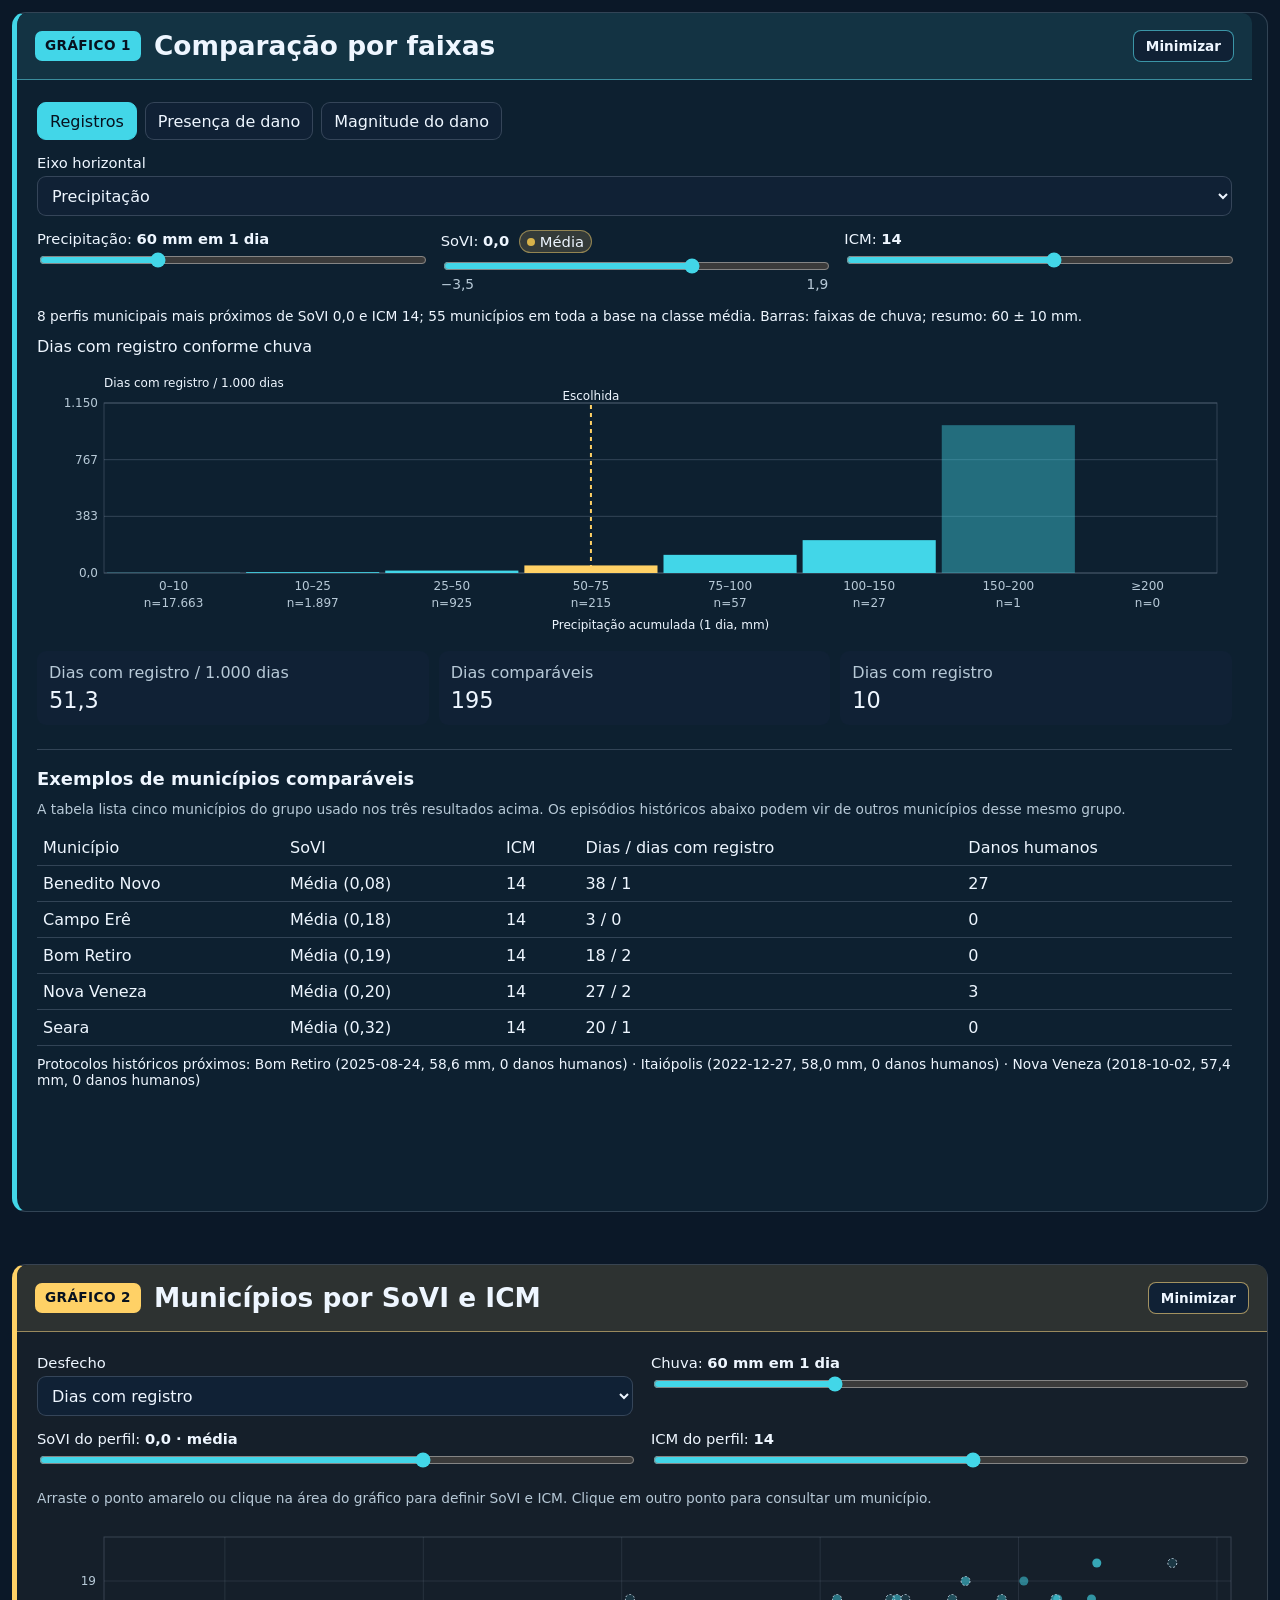
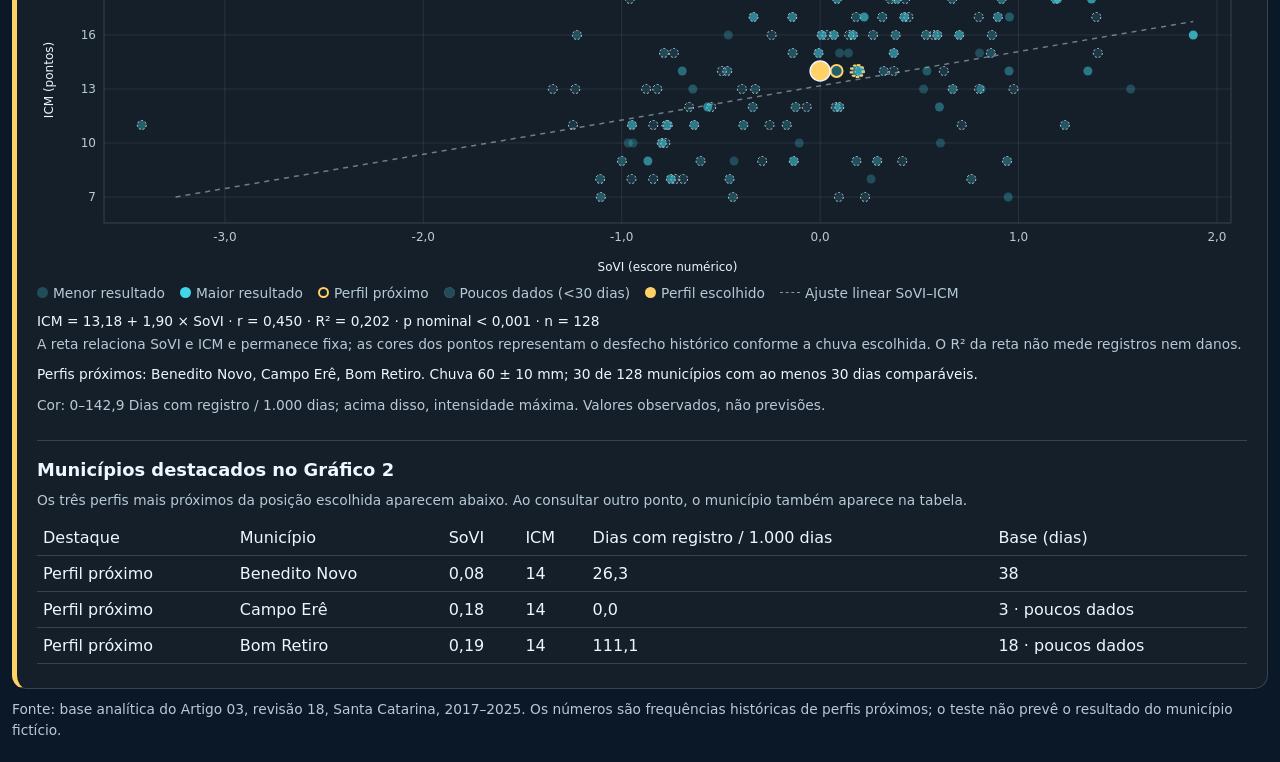
<file: dashboard/analogos.html>
<!doctype html>
<html lang="pt-BR">
<head>
  <meta charset="utf-8">
  <meta name="viewport" content="width=device-width, initial-scale=1">
  <meta name="robots" content="noindex, nofollow, noarchive">
  <title>Painel de testes | Desastres Temporais</title>
  <link rel="stylesheet" href="analogos.css?v=12">
  <script defer src="analogos.js?v=6"></script>
  <script>
    const syncTheme = () => {
      try { document.documentElement.dataset.theme = parent.document.documentElement.dataset.theme || 'dark'; }
      catch (_) { document.documentElement.dataset.theme = 'dark'; }
    };
    syncTheme();
    try { new MutationObserver(syncTheme).observe(parent.document.documentElement, { attributes: true, attributeFilter: ['data-theme'] }); }
    catch (_) {}
  </script>
</head>
<body>
<div id="rev18-analogos">
  <h1 class="sr-only">Painel experimental do Artigo 03</h1>
  <section id="rev18-bars-section" aria-labelledby="rev18-bars-title">
    <h2 id="rev18-bars-title" class="viz-section-title"><span class="viz-section-number">Gráfico 1</span><span>Comparação por faixas</span><button type="button" class="viz-collapse" id="rev18-bars-toggle" aria-controls="rev18-bars-content" aria-expanded="true" aria-label="Minimizar Gráfico 1">Minimizar</button></h2>
    <div id="rev18-bars-content">
    <div class="viz-row" aria-label="Desfecho analisado">
    <button type="button" class="btn" data-mode="registro" aria-pressed="true">Registros</button>
    <button type="button" class="btn" data-mode="presenca" aria-pressed="false">Presença de dano</button>
    <button type="button" class="btn" data-mode="magnitude" aria-pressed="false">Magnitude do dano</button>
  </div>

  <label class="form-label" for="rev18-axis">Eixo horizontal</label>
  <select class="form-select" id="rev18-axis">
    <option value="rain">Precipitação</option>
    <option value="sovi">Vulnerabilidade (SoVI)</option>
    <option value="icm">Capacidade municipal (ICM)</option>
  </select>

  <div class="viz-controls">
    <div class="control">
      <label class="form-label" for="rev18-rain">Precipitação: <strong id="rev18-rain-value" class="tabular-nums"></strong></label>
      <input class="form-range" id="rev18-rain" type="range" min="0" max="200" step="10" value="60">
    </div>
    <div class="control">
      <label class="form-label" for="rev18-sovi">SoVI: <strong id="rev18-sovi-value" class="tabular-nums">0,0</strong> <span id="rev18-sovi-level" class="sovi-level" data-cat="3">Média</span></label>
      <input class="form-range" id="rev18-sovi" type="range" min="-3.5" max="1.9" step="0.1" value="0">
      <div class="sovi-scale text-small text-muted" aria-hidden="true"><span>−3,5</span><span>1,9</span></div>
    </div>
    <div class="control">
      <label class="form-label" for="rev18-icm">ICM: <strong id="rev18-icm-value" class="tabular-nums"></strong></label>
      <input class="form-range" id="rev18-icm" type="range" min="7" max="20" step="1" value="14">
    </div>
  </div>

  <p id="rev18-support" class="text-small" role="status" aria-live="polite"></p>
    <p id="rev18-chart-title" class="chart-subtitle"></p>
    <svg id="rev18-chart" role="img" aria-label="Resultado observado por faixa de precipitação nos municípios de perfil semelhante"></svg>
    <div class="viz-grid" id="rev18-stats">
      <div class="card viz-stat"><div id="rev18-stat-a-label" class="text-muted"></div><div id="rev18-stat-a" class="viz-stat-value tabular-nums"></div></div>
      <div class="card viz-stat"><div id="rev18-stat-b-label" class="text-muted"></div><div id="rev18-stat-b" class="viz-stat-value tabular-nums"></div></div>
      <div class="card viz-stat"><div id="rev18-stat-c-label" class="text-muted"></div><div id="rev18-stat-c" class="viz-stat-value tabular-nums"></div></div>
    </div>
    <div class="viz-comparisons" aria-labelledby="rev18-comparisons-title">
      <h3 id="rev18-comparisons-title">Exemplos de municípios comparáveis</h3>
      <p class="text-small text-muted">A tabela lista cinco municípios do grupo usado nos três resultados acima. Os episódios históricos abaixo podem vir de outros municípios desse mesmo grupo.</p>
      <div class="table-responsive">
        <table class="table table-sm">
          <thead><tr><th>Município</th><th>SoVI</th><th>ICM</th><th id="rev18-city-count-head">Observações</th><th>Danos humanos</th></tr></thead>
          <tbody id="rev18-city-rows"></tbody>
        </table>
      </div>
      <div id="rev18-examples" class="text-small"></div>
    </div>
    </div>
  </section>
  <section id="rev18-scatter-section" aria-labelledby="rev18-scatter-title">
    <h2 id="rev18-scatter-title" class="viz-section-title"><span class="viz-section-number">Gráfico 2</span><span>Municípios por SoVI e ICM</span><button type="button" class="viz-collapse" id="rev18-scatter-toggle" aria-controls="rev18-scatter-content" aria-expanded="true" aria-label="Minimizar Gráfico 2">Minimizar</button></h2>
    <div id="rev18-scatter-content">
    <div class="scatter-controls" aria-label="Controles do Gráfico 2, sincronizados com o Gráfico 1">
      <div class="control">
        <label class="form-label" for="rev18-scatter-mode">Desfecho</label>
        <select class="form-select" id="rev18-scatter-mode">
          <option value="registro">Dias com registro</option>
          <option value="presenca">Protocolos com dano</option>
          <option value="magnitude">Magnitude do dano positivo</option>
        </select>
      </div>
      <div class="control">
        <label class="form-label" for="rev18-scatter-rain">Chuva: <strong id="rev18-scatter-rain-value" class="tabular-nums"></strong></label>
        <input class="form-range" id="rev18-scatter-rain" type="range" min="0" max="200" step="10" value="60">
      </div>
      <div class="control">
        <label class="form-label" for="rev18-scatter-sovi">SoVI do perfil: <strong id="rev18-scatter-sovi-value" class="tabular-nums"></strong></label>
        <input class="form-range" id="rev18-scatter-sovi" type="range" min="-3.5" max="1.9" step="0.1" value="0">
      </div>
      <div class="control">
        <label class="form-label" for="rev18-scatter-icm">ICM do perfil: <strong id="rev18-scatter-icm-value" class="tabular-nums"></strong></label>
        <input class="form-range" id="rev18-scatter-icm" type="range" min="7" max="20" step="1" value="14">
      </div>
    </div>
    <p class="text-small text-muted">Arraste o ponto amarelo ou clique na área do gráfico para definir SoVI e ICM. Clique em outro ponto para consultar um município.</p>
    <svg id="rev18-scatter" role="img" aria-label="Municípios no plano SoVI e ICM conforme o desfecho e a chuva selecionados"></svg>
    <div class="scatter-legend text-small">
      <span><i class="scatter-key low"></i>Menor resultado</span>
      <span><i class="scatter-key high"></i>Maior resultado</span>
      <span><i class="scatter-key near"></i>Perfil próximo</span>
      <span><i class="scatter-key weak"></i><span id="rev18-scatter-weak">Poucos dados</span></span>
      <span><i class="scatter-key chosen"></i>Perfil escolhido</span>
      <span><i class="scatter-line-key"></i>Ajuste linear SoVI–ICM</span>
    </div>
    <p id="rev18-scatter-trend-stats" class="text-small scatter-trend-stats"></p>
    <p class="text-small text-muted scatter-trend-explain">A reta relaciona SoVI e ICM e permanece fixa; as cores dos pontos representam o desfecho histórico conforme a chuva escolhida. O R² da reta não mede registros nem danos.</p>
    <p id="rev18-scatter-detail" class="text-small" role="status" aria-live="polite"></p>
    <p id="rev18-scatter-scale" class="text-small text-muted"></p>
    <div class="viz-comparisons" aria-labelledby="rev18-scatter-comparisons-title">
      <h3 id="rev18-scatter-comparisons-title">Municípios destacados no Gráfico 2</h3>
      <p class="text-small text-muted">Os três perfis mais próximos da posição escolhida aparecem abaixo. Ao consultar outro ponto, o município também aparece na tabela.</p>
      <div class="table-responsive">
        <table class="table table-sm">
          <thead><tr><th>Destaque</th><th>Município</th><th>SoVI</th><th>ICM</th><th id="rev18-scatter-value-head">Resultado observado</th><th id="rev18-scatter-n-head">Observações</th></tr></thead>
          <tbody id="rev18-scatter-rows"></tbody>
        </table>
      </div>
    </div>
    </div>
  </section>
  <p class="text-small text-muted">Fonte: base analítica do Artigo 03, revisão 18, Santa Catarina, 2017–2025. Os números são frequências históricas de perfis próximos; o teste não prevê o resultado do município fictício.</p>
</div>
</body>
</html>
</file>
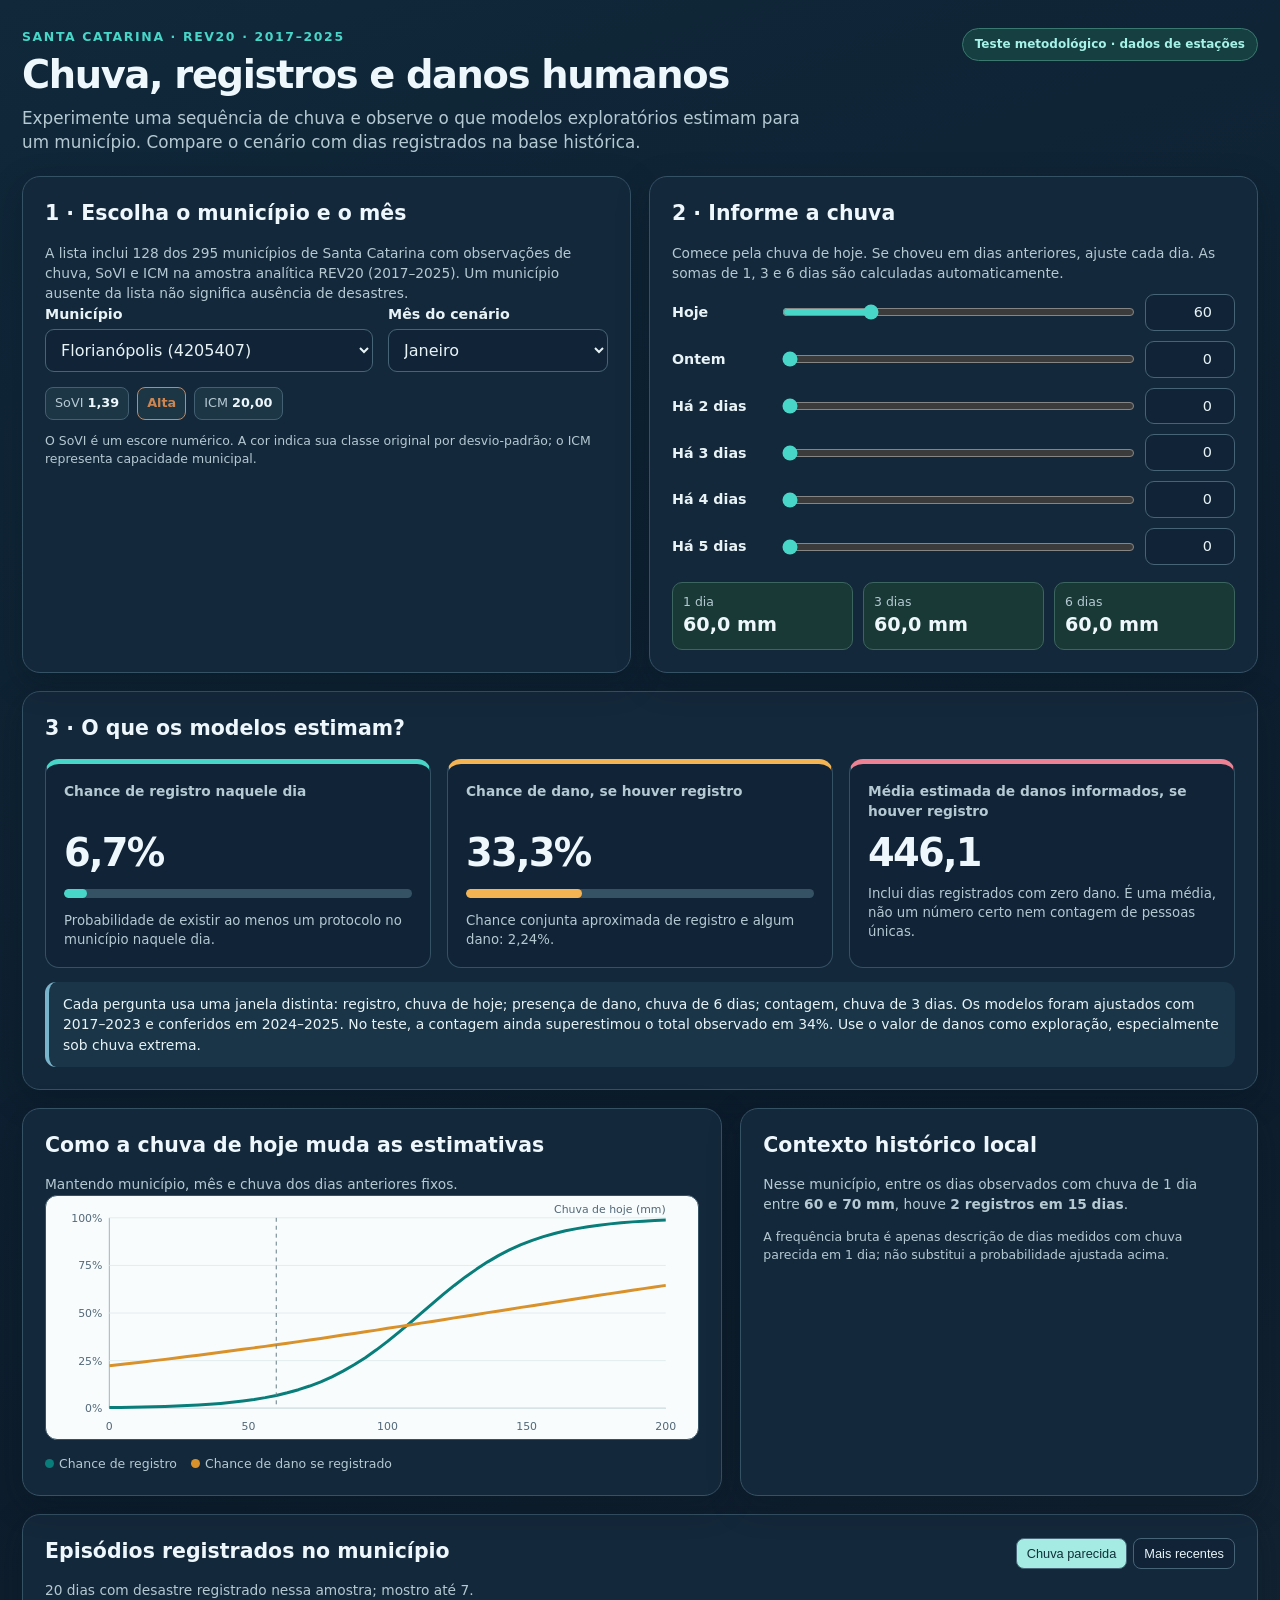
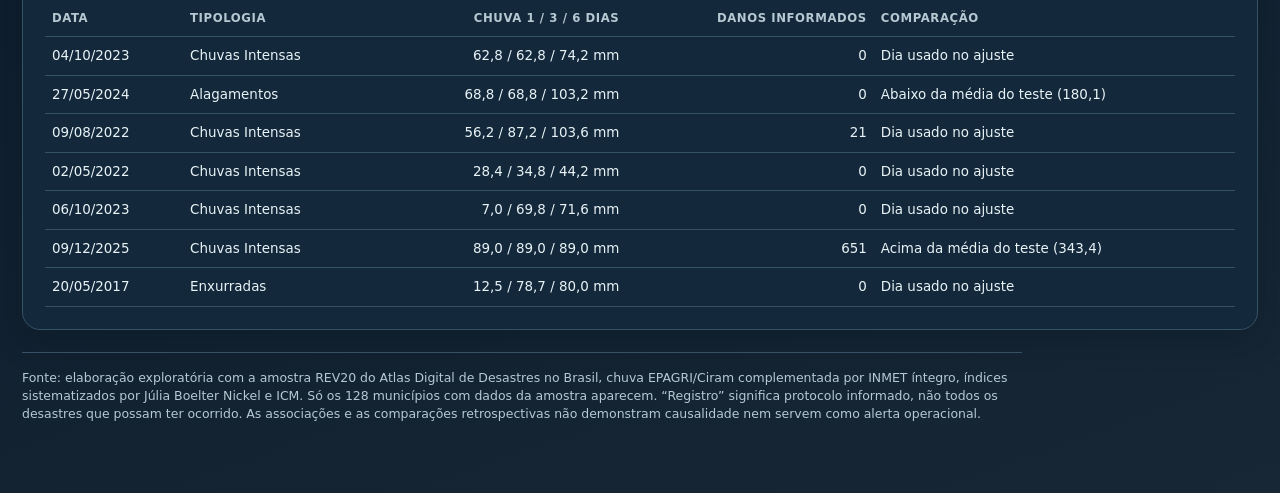
<file: dashboard/simulador-rev20.html>
<!doctype html>
<html lang="pt-BR">
<head>
  <meta charset="utf-8">
  <meta name="viewport" content="width=device-width, initial-scale=1">
  <meta name="robots" content="noindex, nofollow, noarchive">
  <title>Chuva e danos | Simulador exploratório REV20</title>
  <link rel="stylesheet" href="simulador-rev20.css?v=2">
  <link rel="stylesheet" href="simulador-site.css?v=2">
  <script defer src="simulador-rev20.js?v=2"></script>
  <script>
    const syncTheme = () => {
      try { document.documentElement.dataset.theme = parent.document.documentElement.dataset.theme || 'dark'; }
      catch (_) { document.documentElement.dataset.theme = 'dark'; }
    };
    syncTheme();
    try { new MutationObserver(syncTheme).observe(parent.document.documentElement, {attributes: true, attributeFilter: ['data-theme']}); }
    catch (_) {}
  </script>
</head>
<body>
<main class="wrap">
  <header><div><p class="eyebrow">Santa Catarina · REV20 · 2017–2025</p><h1>Chuva, registros e danos humanos</h1><p class="intro">Experimente uma sequência de chuva e observe o que modelos exploratórios estimam para um município. Compare o cenário com dias registrados na base histórica.</p></div><span class="tag">Teste metodológico · dados de estações</span></header>
  <div class="grid">
    <section class="panel">
      <h2>1 · Escolha o município e o mês</h2>
      <p class="muted">A lista inclui 128 dos 295 municípios de Santa Catarina com observações de chuva, SoVI e ICM na amostra analítica REV20 (2017–2025). Um município ausente da lista não significa ausência de desastres.</p>
      <div class="controls"><div><label for="city">Município</label><select id="city"></select></div><div><label for="month">Mês do cenário</label><select id="month"></select></div></div><div id="citymeta" class="citymeta"></div><p class="mini" style="margin-top:12px">O SoVI é um escore numérico. A cor indica sua classe original por desvio-padrão; o ICM representa capacidade municipal.</p>
    </section>
    <section class="panel"><h2>2 · Informe a chuva</h2><p class="muted">Comece pela chuva de hoje. Se choveu em dias anteriores, ajuste cada dia. As somas de 1, 3 e 6 dias são calculadas automaticamente.</p><div id="rainrows"></div><div id="rainsummary" class="rain-summary"></div></section>
  </div>
  <section class="panel"><h2>3 · O que os modelos estimam?</h2><div class="cards"><article class="card"><div class="label">Chance de registro naquele dia</div><div class="big" id="p-reg">—</div><div class="bar"><i id="b-reg"></i></div><div class="desc">Probabilidade de existir ao menos um protocolo no município naquele dia.</div></article><article class="card"><div class="label">Chance de dano, se houver registro</div><div class="big" id="p-dam">—</div><div class="bar"><i id="b-dam"></i></div><div class="desc" id="joint">—</div></article><article class="card"><div class="label">Média estimada de danos informados, se houver registro</div><div class="big" id="n-dam">—</div><div class="desc">Inclui dias registrados com zero dano. É uma média, não um número certo nem contagem de pessoas únicas.</div></article></div><div id="range-warning" class="note warn" hidden></div><div class="note">Cada pergunta usa uma janela distinta: registro, chuva de hoje; presença de dano, chuva de 6 dias; contagem, chuva de 3 dias. Os modelos foram ajustados com 2017–2023 e conferidos em 2024–2025. No teste, a contagem ainda superestimou o total observado em 34%. Use o valor de danos como exploração, especialmente sob chuva extrema.</div></section>
  <div class="twocol">
    <section class="panel"><h2>Como a chuva de hoje muda as estimativas</h2><p class="muted">Mantendo município, mês e chuva dos dias anteriores fixos.</p><svg class="plot" id="plot" viewBox="0 0 620 245" role="img" aria-label="Curvas exploratórias de registro e dano conforme a chuva de hoje"></svg><div class="legend"><span><i class="dot" style="background:#087d7a"></i>Chance de registro</span><span><i class="dot" style="background:#d9922b"></i>Chance de dano se registrado</span></div></section>
    <section class="panel"><h2>Contexto histórico local</h2><div id="local-context"></div><p class="mini" style="margin-top:13px">A frequência bruta é apenas descrição de dias medidos com chuva parecida em 1 dia; não substitui a probabilidade ajustada acima.</p></section>
  </div>
  <section class="panel"><div class="rowhead"><div><h2>Episódios registrados no município</h2><p class="muted" id="history-intro"></p></div><div class="toggle"><button id="sort-near" class="active" type="button">Chuva parecida</button><button id="sort-recent" type="button">Mais recentes</button></div></div><div class="scroll"><table><thead><tr><th>Data</th><th>Tipologia</th><th class="num">Chuva 1 / 3 / 6 dias</th><th class="num">Danos informados</th><th>Comparação</th></tr></thead><tbody id="history"></tbody></table></div></section>
  <footer class="footerline">Fonte: elaboração exploratória com a amostra REV20 do Atlas Digital de Desastres no Brasil, chuva EPAGRI/Ciram complementada por INMET íntegro, índices sistematizados por Júlia Boelter Nickel e ICM. Só os 128 municípios com dados da amostra aparecem. “Registro” significa protocolo informado, não todos os desastres que possam ter ocorrido. As associações e as comparações retrospectivas não demonstram causalidade nem servem como alerta operacional.</footer>
</main>
<script>
  const reportSize = () => {
    try {
      parent.postMessage({source: 'desastres-temporais-simulador', height: Math.ceil(document.documentElement.scrollHeight) + 8}, location.origin);
    } catch (_) {}
  };
  if (typeof ResizeObserver === 'function') new ResizeObserver(reportSize).observe(document.body);
  window.addEventListener('load', reportSize);
  document.fonts?.ready.then(reportSize);
</script>
</body>
</html>
</file>
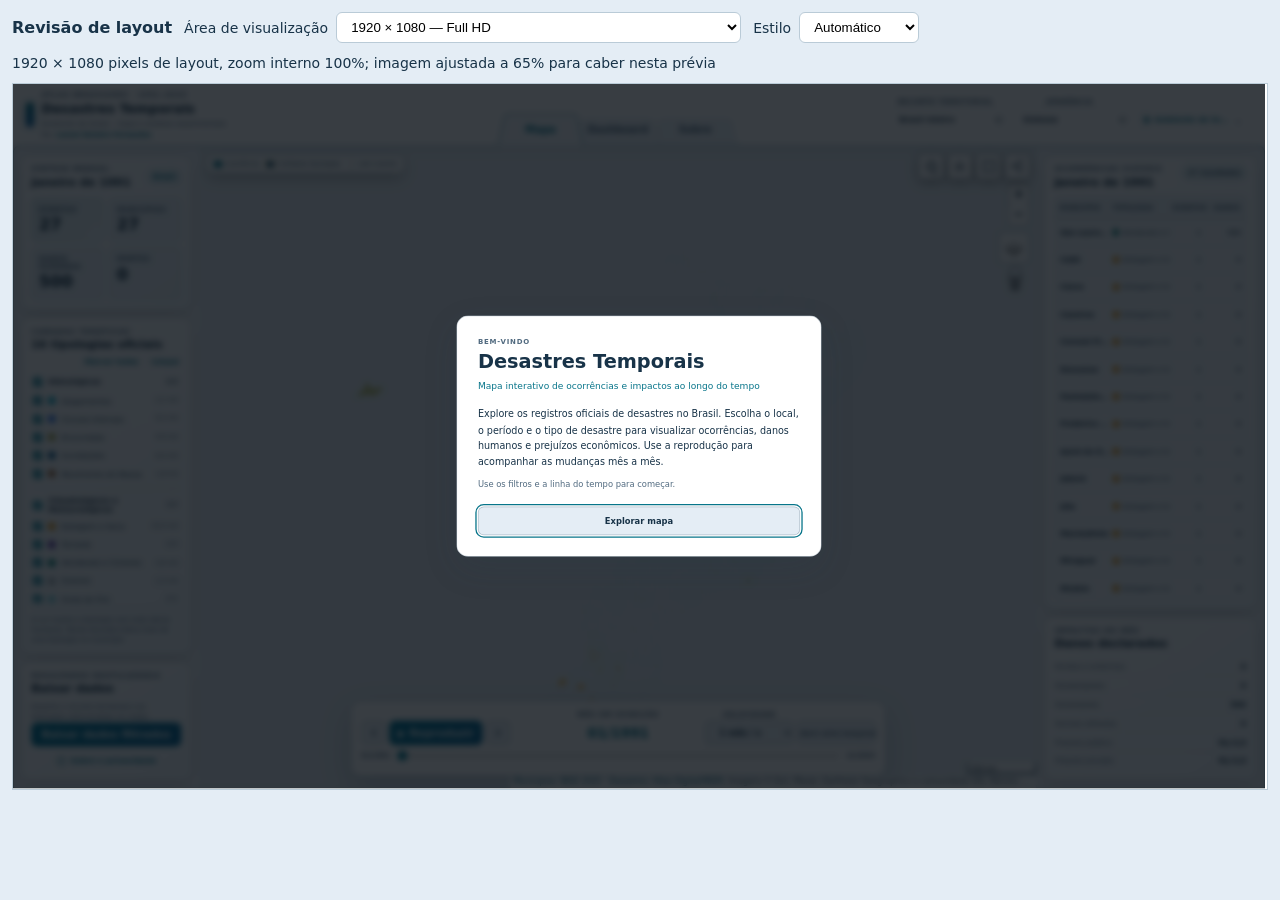
<file: docs/preview-layout.html>
<!doctype html>
<html lang="pt-BR">
<head>
  <meta charset="utf-8">
  <meta name="viewport" content="width=device-width, initial-scale=1">
  <meta name="robots" content="noindex, nofollow">
  <title>Revisão de layout — Desastres no Brasil</title>
  <style>
    * { box-sizing: border-box; }
    body { margin: 0; padding: 12px; background: #e4edf5; color: #183348; font: 14px system-ui, sans-serif; }
    header { display: flex; align-items: center; flex-wrap: wrap; gap: 12px; margin-bottom: 12px; }
    h1 { margin: 0; font-size: 16px; }
    label { display: flex; align-items: center; gap: 8px; }
    select { padding: 6px 10px; border: 1px solid #bacbd7; border-radius: 6px; background: white; }
    #previewStage { position: relative; width: 100%; overflow: hidden; background: white; border: 1px solid #bacbd7; }
    iframe { display: block; border: 0; transform-origin: top left; }
  </style>
</head>
<body>
  <header>
    <h1>Revisão de layout</h1>
    <label for="previewSize">Área de visualização
      <select id="previewSize">
        <option value="1920,1080">1920 × 1080 — Full HD</option>
        <option value="1366,768">1366 × 768</option>
        <option value="1280,800">1280 × 800</option>
        <option value="1280,720">1280 × 720</option>
        <option value="1024,768">1024 × 768</option>
        <option value="1366,620">1366 × 620</option>
        <option value="1024,620">1024 × 620</option>
        <option value="1536,864">1920 × 1080 com zoom de 125% — equivalente</option>
        <option value="1280,720">1920 × 1080 com zoom de 150% — equivalente</option>
        <option value="960,540">1920 × 1080 com zoom de 200% — equivalente</option>
        <option value="412,860">412 × 860 — celular grande (área aproximada do navegador)</option>
        <option value="860,412">860 × 412 — celular deitado</option>
        <option value="768,1024">768 × 1024 — tablet em pé</option>
        <option value="1024,768">1024 × 768 — tablet deitado</option>
        <option value="820,1180">820 × 1180 — tablet maior em pé</option>
        <option value="1180,820">1180 × 820 — tablet maior deitado</option>
        <option value="320,568">320 × 568 — celular menor</option>
        <option value="390,844">390 × 844 — celular</option>
      </select>
    </label>
    <label for="previewLayout">Estilo
      <select id="previewLayout">
        <option value="">Automático</option>
        <option value="intermediario">Intermediário</option>
        <option value="compacto">Compacto</option>
      </select>
    </label>
    <span id="previewInfo" aria-live="polite"></span>
  </header>
  <div id="previewStage">
    <iframe id="layoutPreview" title="Site em 1920 × 1080" src="../?mes=1991-01&amp;serie=brasil&amp;grafico=fechado&amp;preview=0.73#mapa"></iframe>
  </div>
  <script>
    const stage = document.getElementById('previewStage');
    const frame = document.getElementById('layoutPreview');
    const size = document.getElementById('previewSize');
    const layout = document.getElementById('previewLayout');
    const info = document.getElementById('previewInfo');
    function fitPreview() {
      const [width, height] = size.value.split(',').map(Number);
      const scale = Math.min(1, (stage.clientWidth - 2) / width);
      frame.style.width = `${width}px`;
      frame.style.height = `${height}px`;
      frame.style.transform = `scale(${scale})`;
      stage.style.height = `${Math.ceil(height * scale) + 2}px`;
      frame.title = `Site em ${width} × ${height}`;
      info.textContent = `${width} × ${height} pixels de layout, zoom interno 100%; imagem ajustada a ${Math.round(scale * 100)}% para caber nesta prévia`;
    }
    size.addEventListener('change', fitPreview);
    layout.addEventListener('change', () => {
      const url = new URL(frame.src);
      if (layout.value) url.searchParams.set('layout', layout.value);
      else url.searchParams.delete('layout');
      frame.src = url.href;
    });
    new ResizeObserver(fitPreview).observe(stage);
    fitPreview();
  </script>
</body>
</html>
</file>
<file: dashboard/analogos.css>
:root {
  color-scheme: dark;
  --background: #0b1828;
  --foreground: #eef6ff;
  --card: #102135;
  --muted: #142a42;
  --muted-foreground: #b7c9d7;
  --border: rgba(148, 163, 184, .28);
  --primary: #42d6e8;
  --primary-foreground: #07111f;
  --viz-series-1: #42d6e8;
  --viz-series-2: #ffd166;
  font-family: Inter, ui-sans-serif, system-ui, -apple-system, "Segoe UI", sans-serif;
}
:root[data-theme="light"] {
  color-scheme: light;
  --background: #fff;
  --foreground: #183348;
  --card: #edf3f8;
  --muted: #e4edf5;
  --muted-foreground: #526b80;
  --border: rgba(48, 76, 99, .25);
  --primary: #08758a;
  --primary-foreground: #fff;
  --viz-series-1: #087f95;
  --viz-series-2: #926600;
}
* { box-sizing: border-box; }
html, body { margin: 0; }
body { color: var(--foreground); background: var(--background); }
#rev18-analogos { padding: 12px; }
.sr-only { position: absolute; width: 1px; height: 1px; margin: -1px; padding: 0; overflow: hidden; clip: rect(0, 0, 0, 0); white-space: nowrap; border: 0; }
h2 { margin: 0 0 9px; font-size: 1.25rem; font-weight: 500; }
h3 { margin: 12px 0 8px; font-size: 1.1rem; font-weight: 500; }
p { margin: 10px 0; line-height: 1.5; }
.text-small { font-size: .86rem; }
.text-muted { color: var(--muted-foreground); }
.tabular-nums { font-variant-numeric: tabular-nums; }
.viz-row { display: flex; flex-wrap: wrap; gap: 8px; margin-bottom: 14px; }
.btn, .form-select {
  border: 1px solid var(--border); border-radius: 9px;
  background: var(--card); color: var(--foreground);
  font: inherit;
}
.btn { min-height: 38px; padding: 7px 12px; cursor: pointer; }
.btn[aria-pressed="true"] { background: var(--primary); color: var(--primary-foreground); border-color: var(--primary); }
.form-label { display: block; margin-bottom: 5px; font-size: .92rem; }
.form-select { min-height: 40px; padding: 8px 10px; width: 100%; }
#rev18-axis { margin-bottom: 14px; }
.viz-controls { display: grid; grid-template-columns: repeat(3, minmax(0, 1fr)); gap: 16px; }
.control { min-width: 0; }
.form-range { display: block; width: 100%; accent-color: var(--primary); }
.sovi-level { --level-color: #d8b34a; display: inline-flex; align-items: center; gap: 5px; margin-left: 5px; padding: 2px 7px; border-radius: 999px; background: color-mix(in srgb, var(--level-color) 18%, var(--card)); color: var(--foreground); border: 1px solid color-mix(in srgb, var(--level-color) 50%, var(--border)); white-space: nowrap; }
.sovi-level::before { content: ""; width: 8px; height: 8px; border-radius: 50%; background: var(--level-color); }
.sovi-level[data-cat="1"] { --level-color: #3ca0ff; }
.sovi-level[data-cat="2"] { --level-color: #2dba9b; }
.sovi-level[data-cat="3"] { --level-color: #d8b34a; }
.sovi-level[data-cat="4"] { --level-color: #eb8a40; }
.sovi-level[data-cat="5"] { --level-color: #ed5c6d; }
.sovi-scale { display: flex; justify-content: space-between; margin-top: 2px; font-variant-numeric: tabular-nums; }
#rev18-support { margin: 14px 0 8px; }
.chart-subtitle { margin: 0 0 8px; color: var(--foreground); font-size: 1rem; }
#rev18-bars-section, #rev18-scatter-section {
  padding: 18px 20px 24px;
  border: 1px solid var(--border);
  border-left: 5px solid var(--section-accent);
  border-radius: 14px;
  background: color-mix(in srgb, var(--section-accent) 4%, var(--background));
}
#rev18-bars-section {
  --section-accent: var(--primary);
  --section-badge-text: #07111f;
  height: 1200px;
  overflow-y: auto;
  scrollbar-gutter: stable;
}
#rev18-scatter-section { --section-accent: var(--viz-series-2); --section-badge-text: #07111f; margin-top: 52px; }
#rev18-bars-section.is-collapsed,
#rev18-scatter-section.is-collapsed { height: auto; overflow: visible; padding-bottom: 0; }
#rev18-bars-section.is-collapsed + #rev18-scatter-section { margin-top: 18px; }
#rev18-bars-section.is-collapsed .viz-section-title,
#rev18-scatter-section.is-collapsed .viz-section-title { margin-bottom: 0; border-bottom: 0; }
:root[data-theme="light"] #rev18-bars-section,
:root[data-theme="light"] #rev18-scatter-section { --section-badge-text: #fff; }
.viz-section-title {
  display: flex;
  align-items: center;
  flex-wrap: wrap;
  gap: 13px;
  margin: -18px -20px 22px;
  padding: 16px 18px;
  border-bottom: 1px solid color-mix(in srgb, var(--section-accent) 44%, var(--border));
  border-radius: 10px 10px 0 0;
  background: color-mix(in srgb, var(--section-accent) 14%, var(--background));
  font-size: 1.65rem;
  font-weight: 750;
  line-height: 1.3;
}
.viz-section-number {
  display: inline-block;
  padding: 6px 10px;
  border-radius: 7px;
  background: var(--section-accent);
  color: var(--section-badge-text);
  font-size: .85rem;
  font-weight: 800;
  letter-spacing: .03em;
  text-transform: uppercase;
  white-space: nowrap;
}
.viz-collapse {
  margin-left: auto;
  padding: 7px 12px;
  border: 1px solid color-mix(in srgb, var(--section-accent) 55%, var(--border));
  border-radius: 8px;
  background: var(--card);
  color: var(--foreground);
  font: 700 .85rem/1.2 Inter, ui-sans-serif, system-ui, sans-serif;
  cursor: pointer;
}
.viz-collapse:hover { background: var(--muted); }
.viz-collapse:focus-visible { outline: 3px solid var(--section-accent); outline-offset: 2px; }
.viz-grid { display: grid; grid-template-columns: repeat(3, minmax(0, 1fr)); gap: 10px; margin: 14px 0; }
#rev18-stats { margin-bottom: 0; }
.viz-comparisons { margin-top: 24px; padding-top: 18px; border-top: 1px solid var(--border); }
.viz-comparisons h3 { margin: 0 0 10px; font-size: 1.12rem; font-weight: 650; }
.card { padding: 12px; border-radius: 9px; background: var(--card); min-width: 0; }
.viz-stat-value { margin-top: 5px; font-size: 1.4rem; font-weight: 500; }
.table-responsive { width: 100%; overflow-x: auto; }
.table { width: 100%; border-collapse: collapse; text-align: left; }
.table th, .table td { padding: 8px 6px; border-bottom: 1px solid var(--border); }
.table th { font-weight: 500; }
.table td:nth-child(3), .table td:nth-child(4), .table td:nth-child(5) { font-variant-numeric: tabular-nums; }
#rev18-scatter-rows tr.is-selected { background: color-mix(in srgb, var(--viz-series-2) 12%, transparent); }
#rev18-examples { margin-top: 10px; }
.scatter-legend { display: flex; flex-wrap: wrap; gap: 8px 15px; margin: 6px 0; color: var(--muted-foreground); }
.scatter-legend span { display: inline-flex; align-items: center; gap: 5px; }
.scatter-controls { display: grid; grid-template-columns: repeat(2, minmax(0, 1fr)); gap: 14px 18px; margin-bottom: 18px; }
.scatter-controls .control { min-width: 0; }
.scatter-key { display: inline-block; width: 11px; height: 11px; border-radius: 50%; background: var(--viz-series-1); }
.scatter-key.low { opacity: .25; }
.scatter-key.near { background: transparent; border: 2px solid var(--viz-series-2); }
.scatter-key.weak { opacity: .25; border: 1px dashed var(--foreground); }
.scatter-key.chosen { background: var(--viz-series-2); }
.scatter-line-key { display: inline-block; width: 20px; border-top: 1.5px dashed var(--muted-foreground); opacity: .72; }
.scatter-trend-line { stroke: var(--muted-foreground); stroke-width: 1.5; stroke-dasharray: 5 5; opacity: .55; }
.scatter-trend-stats { margin: 10px 0 2px; font-variant-numeric: tabular-nums; }
.scatter-trend-explain { margin-top: 2px; }
#rev18-scatter-detail { min-height: 1.5em; }
#rev18-scatter-scale { margin-top: 0; }
#rev18-scatter .scatter-drag-target { touch-action: none; cursor: grab; }
#rev18-scatter .scatter-drag-target:active { cursor: grabbing; }
#rev18-analogos .chart-frame { fill: none; stroke: var(--border); stroke-width: 1; }
#rev18-analogos .grid { stroke: var(--border); stroke-width: 1; }
#rev18-analogos .bar { fill: var(--viz-series-1); }
#rev18-analogos .bar.selected { fill: var(--viz-series-2); }
#rev18-analogos .bar.sparse { opacity: .42; }
#rev18-analogos .axis-label { fill: var(--muted-foreground); font-size: 12px; }
#rev18-analogos .axis-title, #rev18-analogos .selected-label { fill: var(--foreground); font-size: 12px; }
#rev18-analogos svg { display: block; width: 100%; height: auto; }
@media (max-width: 620px) {
  .viz-controls, .viz-grid, .scatter-controls { grid-template-columns: 1fr; }
  #rev18-bars-section, #rev18-scatter-section { padding: 15px 13px 18px; }
  #rev18-bars-section { height: 1750px; }
  #rev18-scatter-section { margin-top: 36px; }
  .viz-section-title { margin: -15px -13px 18px; padding: 14px 12px; font-size: 1.35rem; }
  .table { min-width: 640px; }
}
@media (max-width: 300px) {
  #rev18-bars-section { height: 1950px; }
}
</file>
<file: dashboard/simulador-rev20.css>
:root{--ink:#182c3a;--muted:#526879;--navy:#103b55;--teal:#087d7a;--gold:#d9922b;--bg:#f3f7f7;--line:#d6e3e5;--white:#fff;--rose:#ba5a69}
  *{box-sizing:border-box}body{margin:0;color:var(--ink);font:16px/1.45 system-ui,-apple-system,"Segoe UI",sans-serif;background:linear-gradient(160deg,#e8f5f2 0%,#f4f8f8 38%,#f7f4ed 100%)}
  .wrap{max-width:1280px;margin:auto;padding:28px 22px 70px}header{display:flex;justify-content:space-between;align-items:flex-start;gap:24px;margin-bottom:22px}
  .eyebrow{font-size:.78rem;letter-spacing:.13em;text-transform:uppercase;color:var(--teal);font-weight:800;margin:0 0 8px}h1{font-size:clamp(2rem,3vw,3.1rem);line-height:1.08;margin:0 0 10px;letter-spacing:-.035em;color:var(--navy)}
  p{margin:0}.intro{max-width:790px;color:var(--muted);font-size:1.05rem}.tag{border:1px solid #9ac9c3;background:#e1f1ed;color:#13615f;border-radius:999px;padding:7px 12px;font-size:.75rem;font-weight:800;white-space:nowrap}
  .panel{background:var(--white);border:1px solid var(--line);border-radius:18px;box-shadow:0 10px 32px #1d4b5b0b;padding:22px;margin-bottom:18px}.grid{display:grid;grid-template-columns:1fr 1fr;gap:18px}.controls{display:grid;grid-template-columns:minmax(220px,1fr) 220px;gap:15px}
  h2{margin:0 0 15px;color:var(--navy);font-size:1.28rem}h3{margin:0 0 8px;font-size:1rem;color:var(--navy)}label{font-weight:700;font-size:.89rem;display:block;margin-bottom:5px}
  select,input[type=number]{width:100%;background:#fff;border:1px solid #b7cdd1;border-radius:9px;padding:10px 11px;color:var(--ink);font:inherit}select:focus,input:focus{outline:3px solid #8acdc37a;outline-offset:1px}
  .citymeta{display:flex;gap:8px;flex-wrap:wrap;margin-top:15px}.pill{background:#edf4f5;border:1px solid #d4e5e6;padding:6px 9px;border-radius:8px;font-size:.8rem;color:#385363}.pill strong{color:var(--navy)}
  .rainrow{display:grid;grid-template-columns:96px 1fr 90px;gap:12px;align-items:center;margin:10px 0}.rainrow label{margin:0}.rainrow input[type=range]{width:100%;accent-color:var(--teal)}.rainrow input[type=number]{padding:7px;font-size:.9rem;text-align:right}
  .rain-summary{display:grid;grid-template-columns:repeat(3,1fr);gap:10px;margin-top:17px}.sumitem{border:1px solid #cce1df;background:#f5fbf9;border-radius:10px;padding:10px}.sumitem span{display:block;font-size:.78rem;color:var(--muted)}.sumitem strong{font-size:1.2rem;color:var(--navy)}
  .cards{display:grid;grid-template-columns:repeat(3,1fr);gap:16px}.card{border:1px solid var(--line);border-radius:14px;padding:18px;background:#fff;min-height:190px}.card:nth-child(1){border-top:5px solid var(--teal)}.card:nth-child(2){border-top:5px solid var(--gold)}.card:nth-child(3){border-top:5px solid var(--rose)}
  .card .label{font-size:.86rem;font-weight:800;color:var(--muted);min-height:40px}.card .big{font-size:clamp(2rem,3vw,3rem);letter-spacing:-.045em;font-weight:800;color:var(--navy);line-height:1.2;margin:8px 0}.card .desc{font-size:.83rem;color:var(--muted)}
  .bar{height:9px;border-radius:10px;background:#e7eff0;overflow:hidden;margin:13px 0}.bar i{display:block;height:100%;background:var(--teal);border-radius:10px}.card:nth-child(2) .bar i{background:var(--gold)}
  .note{padding:12px 14px;border-radius:11px;background:#f0f6fa;border-left:4px solid #6c9fb3;color:#385161;font-size:.87rem;margin-top:14px}.note.warn{background:#fff5e7;border-left-color:#d9922b;color:#694b20}
  .twocol{display:grid;grid-template-columns:1.15fr .85fr;gap:18px}.plot{width:100%;height:245px;background:#fbfdfd;border:1px solid var(--line);border-radius:12px}.legend{display:flex;gap:14px;flex-wrap:wrap;font-size:.78rem;color:var(--muted);margin-top:8px}.dot{display:inline-block;width:9px;height:9px;border-radius:50%;margin-right:5px}
  table{width:100%;border-collapse:collapse;font-size:.84rem}th,td{text-align:left;padding:9px 7px;border-bottom:1px solid #e6eff0;vertical-align:top}th{font-size:.73rem;text-transform:uppercase;letter-spacing:.05em;color:var(--muted);font-weight:800}td.num,th.num{text-align:right;white-space:nowrap}.scroll{overflow-x:auto}
  .muted{color:var(--muted);font-size:.86rem}.mini{font-size:.78rem;color:var(--muted)}.rowhead{display:flex;align-items:baseline;justify-content:space-between;gap:14px}.toggle{display:flex;gap:6px}.toggle button{border:1px solid #bcd3d5;background:white;color:var(--navy);padding:7px 10px;border-radius:8px;cursor:pointer;font-size:.8rem}.toggle button.active{background:var(--navy);color:white}.empty{padding:20px;background:#f7fafb;border-radius:12px;color:var(--muted)}
  footer{color:#526879;font-size:.78rem;max-width:1000px}.footerline{border-top:1px solid #c9d9db;padding-top:16px;margin-top:22px}
  @media(max-width:850px){header,.grid,.twocol{display:block}.tag{display:inline-block;margin-top:14px}.cards{grid-template-columns:1fr}.controls{grid-template-columns:1fr}.grid>.panel,.twocol>.panel{margin-bottom:18px}}@media(max-width:500px){.wrap{padding:17px 12px 50px}.panel{padding:15px}.rainrow{grid-template-columns:70px 1fr 75px;gap:7px}.rain-summary{gap:5px}.sumitem{padding:7px}}
</file>
<file: dashboard/simulador-site.css>
/* Keep the original REV20 layout and its color cues in both site themes. */
:root[data-theme="dark"] {
  color-scheme: dark;
  --ink: #e8f3f6;
  --muted: #b4c9d2;
  --navy: #eef7fb;
  --teal: #48d6c8;
  --gold: #f5b454;
  --rose: #ed8294;
  --line: #355164;
  --white: #14283b;
}
:root[data-theme="dark"] body {
  background: linear-gradient(160deg, #10283a 0%, #0d1d2d 58%, #172735 100%);
}
:root[data-theme="dark"] .panel { box-shadow: 0 10px 32px #04121a44; }
:root[data-theme="dark"] .tag {
  border-color: #39796f; background: #153f40; color: #a6f1e8;
}
:root[data-theme="dark"] select,
:root[data-theme="dark"] input[type="number"],
:root[data-theme="dark"] .toggle button {
  background: #102337; border-color: #476476; color: var(--ink);
}
:root[data-theme="dark"] .pill {
  background: #1d3646; border-color: #426071; color: var(--muted);
}
:root[data-theme="dark"] .pill[style] strong { color: inherit; }
:root[data-theme="dark"] .sumitem {
  border-color: #3c655f; background: #193936;
}
:root[data-theme="dark"] .card { background: #102337; }
:root[data-theme="dark"] .bar { background: #355164; }
:root[data-theme="dark"] .note {
  background: #193547; border-left-color: #78b4cc; color: var(--ink);
}
:root[data-theme="dark"] .note.warn {
  background: #49351f; border-left-color: var(--gold); color: #ffe0a7;
}
:root[data-theme="dark"] .plot { background: #f8fcfc; }
:root[data-theme="dark"] th,
:root[data-theme="dark"] td { border-bottom-color: #355164; }
:root[data-theme="dark"] .toggle button.active {
  background: #a5ebe3; color: #103139;
}
:root[data-theme="dark"] .empty { background: #1c3545; }
:root[data-theme="dark"] footer { color: var(--muted); }
:root[data-theme="dark"] .footerline { border-top-color: var(--line); }
.toggle button:focus-visible,
select:focus-visible,
input:focus-visible { outline: 3px solid var(--teal); outline-offset: 2px; }
@media (max-width: 500px) {
  .rowhead { align-items: flex-start; flex-direction: column; }
  .scroll table { min-width: 690px; }
}
</file>
